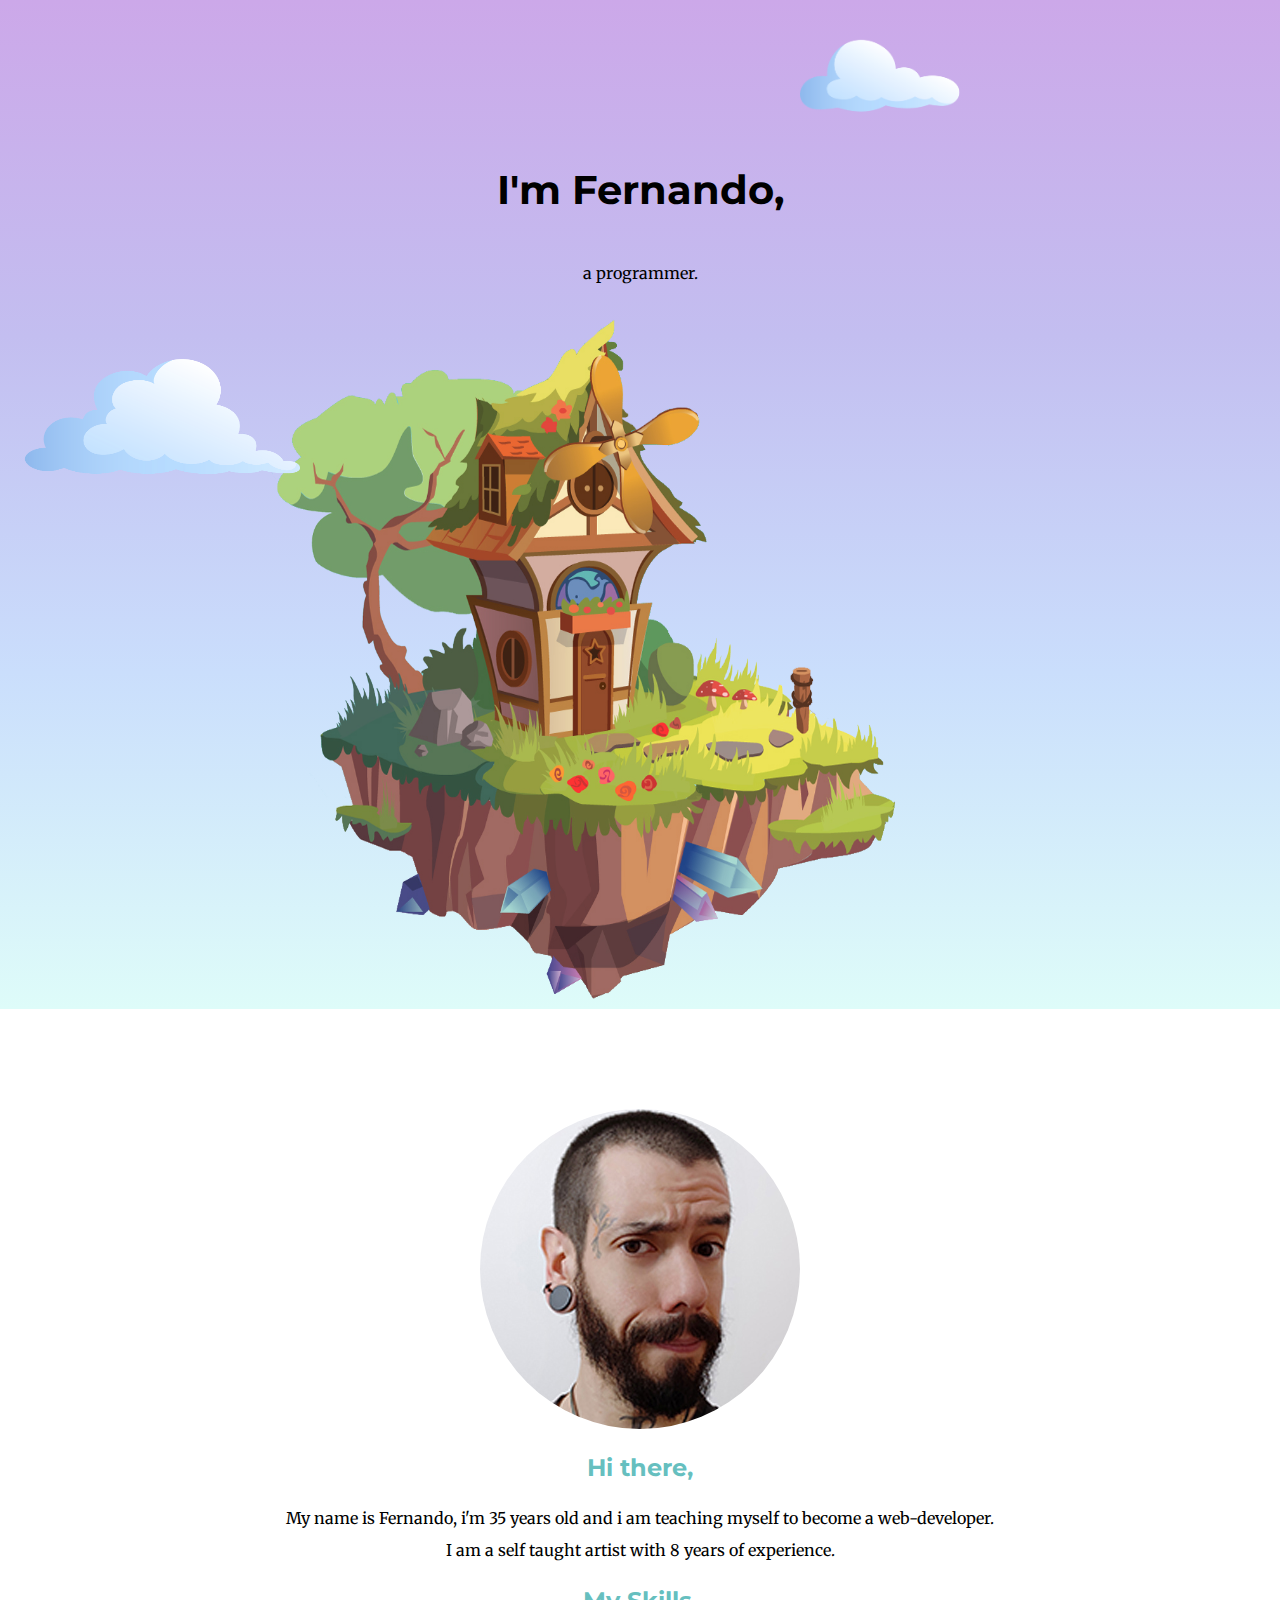
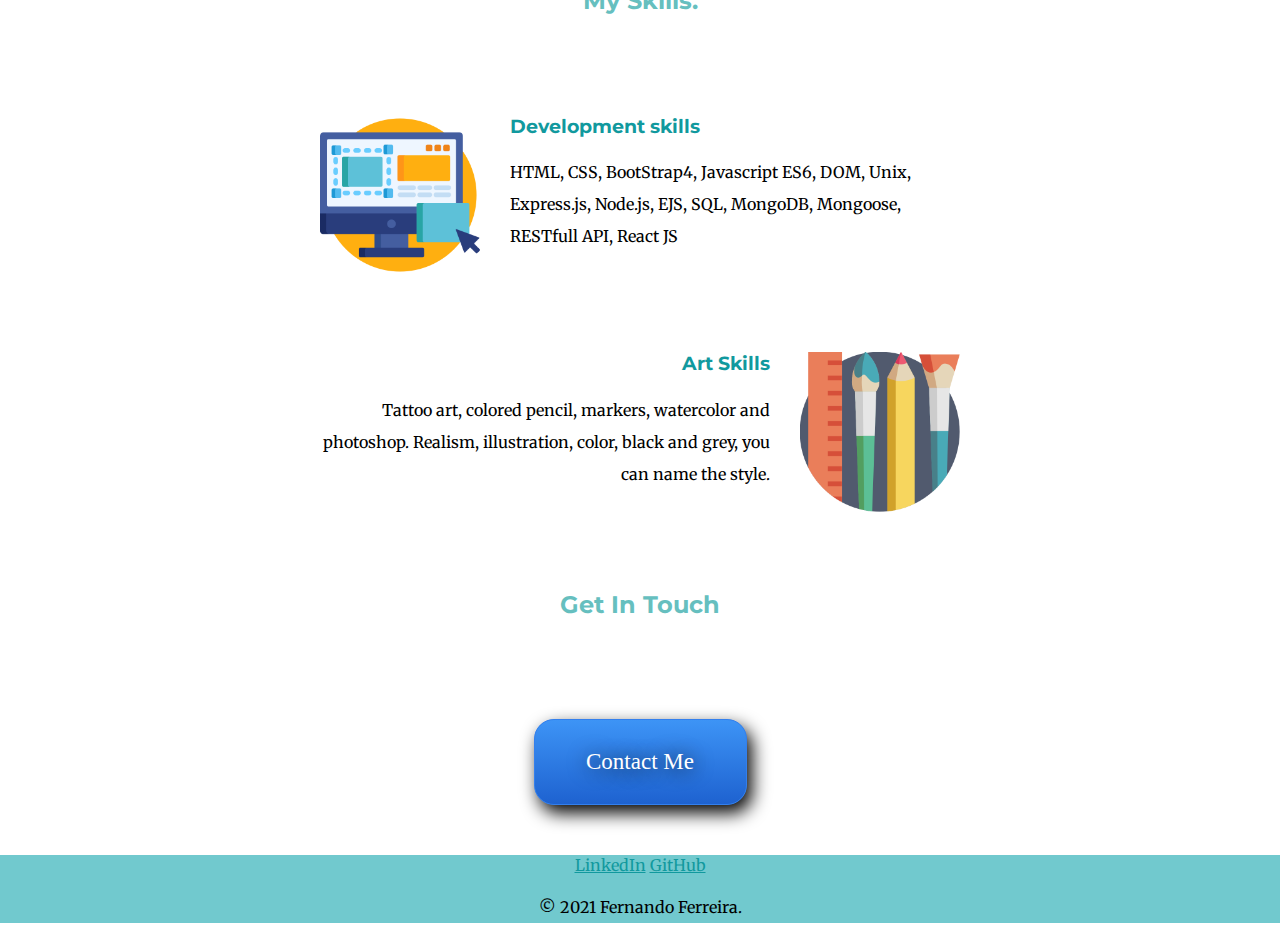
<file: CSS-My Site/index.html>
<!DOCTYPE html>
<html>

<head>
  <meta charset="UTF-8">
  <title>Nando</title>
  <link rel="stylesheet" href="css/styles.css">
  <link rel="icon" href="favicon.ico">
  <link rel="preconnect" href="https://fonts.gstatic.com">
  <link href="https://fonts.googleapis.com/css2?family=Merriweather:ital@1&family=Montserrat:wght@100&family=Sacramento&display=swap" rel="stylesheet">
</head>

<body>

  <div class="top-container">
    <img class="top-cloud" src="images/cloud1.png" alt="cloud-img">
    <h1>I'm Fernando,</h1>
    <p>a programmer.</p>
    <img class="bottom-cloud" src="images/cloud2.png" alt="cloud-img">
    <img class="mainPicture" src="images/floatingHouse.png" alt="floatingHouse-img">
  </div>

  <div class="middle-container">
    <div class="profile">
      <img src="images\face1.jpg" alt="profile pic"> <!-- foto de perfil -->
      <h2>Hi there,</h2>
      <p>My name is Fernando, i'm 35 years old and i am teaching myself to become a web-developer.<br>
        I am a self taught artist with 8 years of experience.</p>
    </div>

    <div class="skills">
      <h2>My Skills.</h2>
      <div class="skill-row">
        <img class="programmer" src="images\skills.png" alt=""> <!-- Skills -->
        <h3>Development skills</h3>
        <p>HTML, CSS, BootStrap4, Javascript ES6, DOM, Unix, Express.js, Node.js, EJS, SQL, MongoDB, Mongoose, RESTfull API, React JS</p>
      </div>
      <div class="skill-row">
        <!-- Skills -->
        <img class="artist" src="images\art.png" alt="Art supplies">
        <h3 class="artSkillsRight">Art Skills</h3>
        <p class="text-right-of-art-icon">Tattoo art, colored pencil, markers, watercolor and photoshop. Realism, illustration, color, black and grey, you can name the style.</p>
      </div>
    </div>
    <div class="contact-me">
      <h2>Get In Touch</h2>
    </div>
  </div>

  <a href="mailto:fieldy.senpai@gmail.com" class="BUTTON_RKB">Contact Me</a>
  

  <div class="bottom-container">
    <a class="footer-link" href="https://www.linkedin.com/">LinkedIn</a>
    <a class="footer-link" href="https://github.com/fieldysenpai" target="_blank">GitHub</a>
    <p>© 2021 Fernando Ferreira.</p>
  </div>

</body>

</html>
</file>
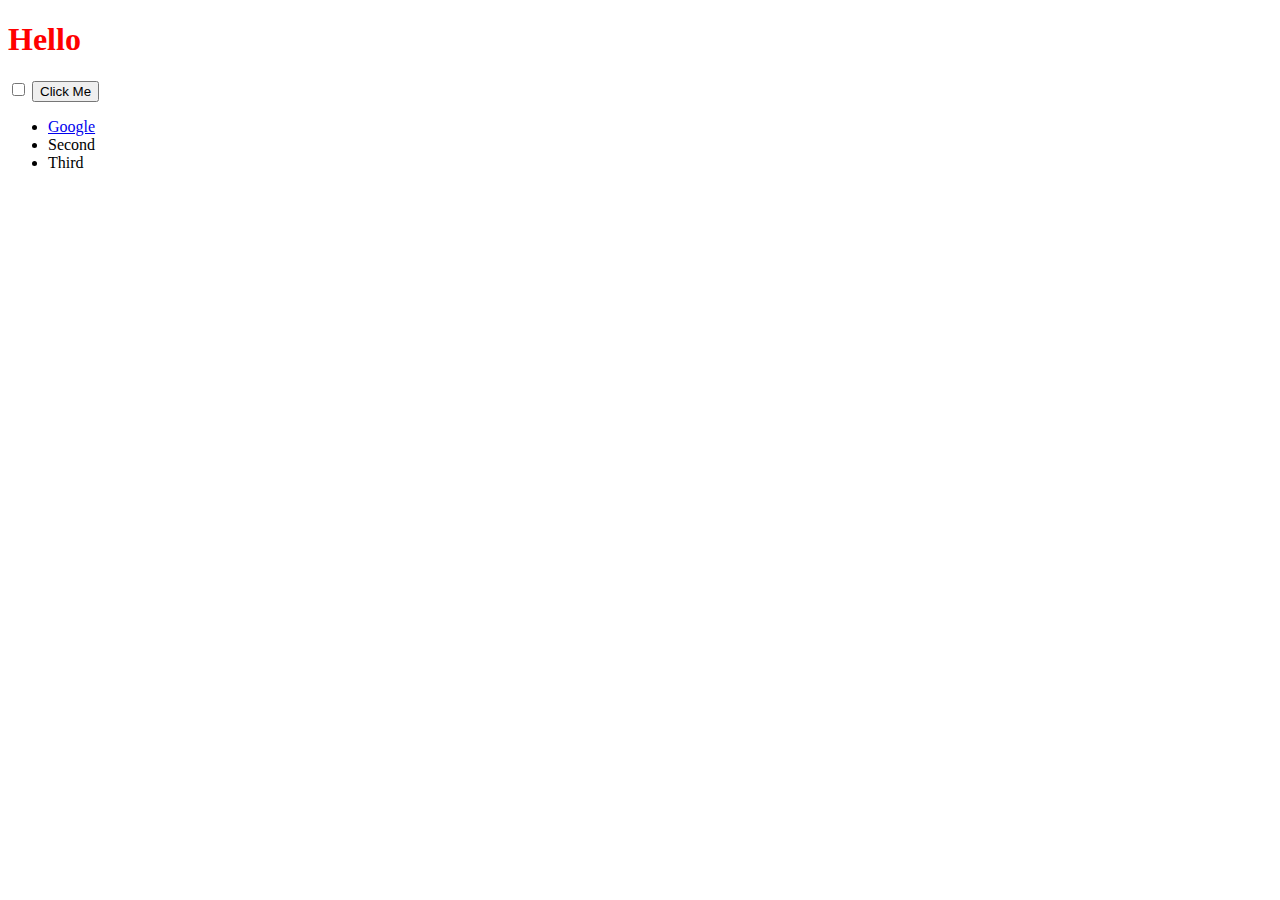
<file: JavaScript exercises/DOM Challenge Starting Files/index.html>
<!DOCTYPE html>
<html lang="en" dir="ltr">
  <head>
    <meta charset="utf-8">
    <title>My Website</title>
    <link rel="stylesheet" href="styles.css">

  </head>
  <body>

    <h1 id="title">Hello</h1>

    <input type="checkbox">

    <button class="btn">Click Me</button>

    <ul id="list">
      <li class="item"><a href="https://www.google.com">Google</a></li>
      <li class="item">Second</li>
      <li class="item">Third</li>
    </ul>

  </body>
  <footer>
    <script src="index.js" charset="utf-8"></script>
  </footer>

</html>
</file>
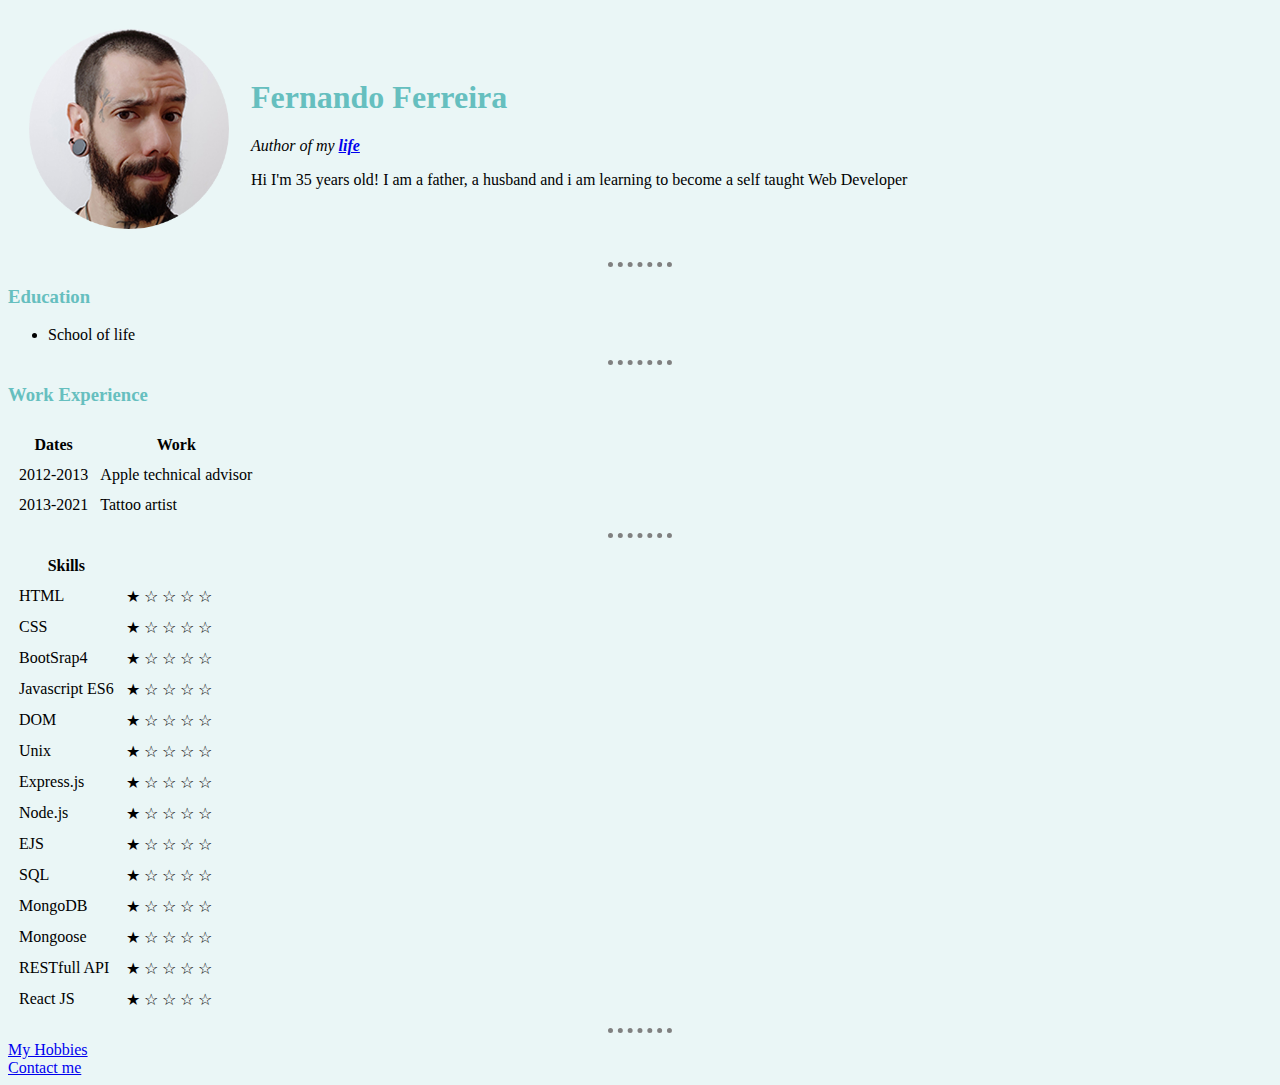
<file: WebDevelopment/HTML - Personal Site/index.html>
<!DOCTYPE html>
<html>

<head>
  <meta charset="utf-8">
  <title>Fernando Ferreira's Homepage</title>
  <link rel="stylesheet" href="css/styles.css">

</head>

<body>
  <table cellspacing="20">
    <tr>
      <td><img src="images/face1.jpg" alt="Fernando Ferreira profile picture" height="200"></td>
      <td>
        <h1>Fernando Ferreira</h1>
        <p><em>Author of my <strong><a href="https://github.com/fieldysenpai" target="_blank">life</a></strong></em></p>
        <p>Hi I'm 35 years old! I am a father, a husband and i am learning to become a self taught Web Developer</p>
      </td>
    </tr>
  </table>

  <hr>

  <h3>Education</h3>
  <ul>
    <li>School of life</li>
  </ul>
  <hr>
  <h3>Work Experience</h3>
  <table cellspacing="10">
    <thead>
      <tr>
        <th>Dates</th>
        <th>Work</th>
      </tr>
    </thead>
    <tbody>
      <tr>
        <td>2012-2013</td>
        <td>Apple technical advisor</td>
      </tr>
      <tr>
        <td>2013-2021</td>
        <td>Tattoo artist</td>
      </tr>
    </tbody>
  </table>
  <hr>
  <table cellspacing="10">
    <thead>
      <tr>
        <th>Skills</th>
      </tr>
    </thead>
    <tbody>
      <tr>
        <td>HTML</td>
        <td>&#9733; &#9734; &#9734; &#9734; &#9734;</td>
      </tr>
      <tr>
        <td>CSS</td>
        <td>&#9733; &#9734; &#9734; &#9734; &#9734;</td>
      </tr>
      <tr>
        <td>BootSrap4</td>
        <td>&#9733; &#9734; &#9734; &#9734; &#9734;</td>
      </tr>
      <tr>
        <td>Javascript ES6</td>
        <td>&#9733; &#9734; &#9734; &#9734; &#9734;</td>
      </tr>
      <tr>
        <td>DOM</td>
        <td>&#9733; &#9734; &#9734; &#9734; &#9734;</td>
      </tr>
      <tr>
        <td>Unix</td>
        <td>&#9733; &#9734; &#9734; &#9734; &#9734;</td>
      </tr>

      <tr>
        <td>Express.js</td>
        <td>&#9733; &#9734; &#9734; &#9734; &#9734;</td>
      </tr>
      <tr>
        <td>Node.js</td>
        <td>&#9733; &#9734; &#9734; &#9734; &#9734;</td>
      </tr>
      <tr>
        <td>EJS</td>
        <td>&#9733; &#9734; &#9734; &#9734; &#9734;</td>
      </tr>
      <tr>
        <td>SQL</td>
        <td>&#9733; &#9734; &#9734; &#9734; &#9734;</td>
      </tr>
      <tr>
        <td>MongoDB</td>
        <td>&#9733; &#9734; &#9734; &#9734; &#9734;</td>
      </tr>
      <tr>
        <td>Mongoose</td>
        <td>&#9733; &#9734; &#9734; &#9734; &#9734;</td>
      </tr>
      <tr>
        <td>RESTfull API</td>
        <td>&#9733; &#9734; &#9734; &#9734; &#9734;</td>
      </tr>
      <tr>
        <td>React JS</td>
        <td>&#9733; &#9734; &#9734; &#9734; &#9734;</td>
      </tr>
    </tbody>
  </table>

  <hr>
  <a href="hobbies.html">My Hobbies</a>
  <br>
  <a href="contacts.html">Contact me</a>




</body>


</html>
</file>
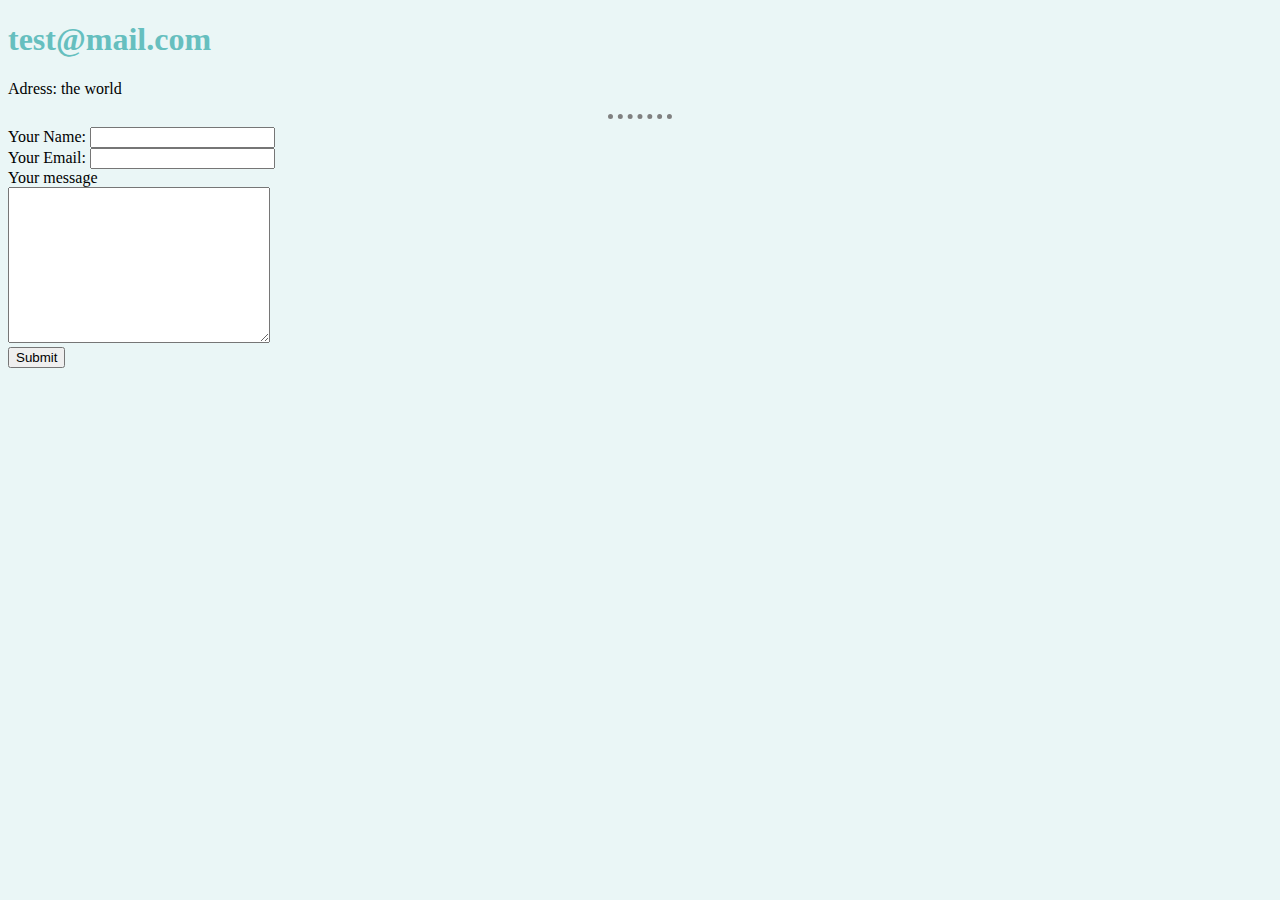
<file: WebDevelopment/HTML - Personal Site/contacts.html>
<!DOCTYPE html>
<html>
<head>
  <meta>
  <title>Contact me</title>
  <link rel="stylesheet" href="css/styles.css">
</head>
<body>
<h1>test@mail.com</h1>
<p>Adress: the world</p>
<hr>
<form action="mailto:test@mail.com" method="post" enctype="text/plain">
  <label>Your Name:</label>
  <input type="text" name="yourName" value="">
  <br>
  <label>Your Email:</label>
  <input type="email" name="yourEmail" value=""><br>
  <label>Your message</label><br>
  <textarea name="yourMessage" rows="10" cols="30"></textarea><br>
  <input type="submit" name="">
</form>
</body>
</html>
</file>
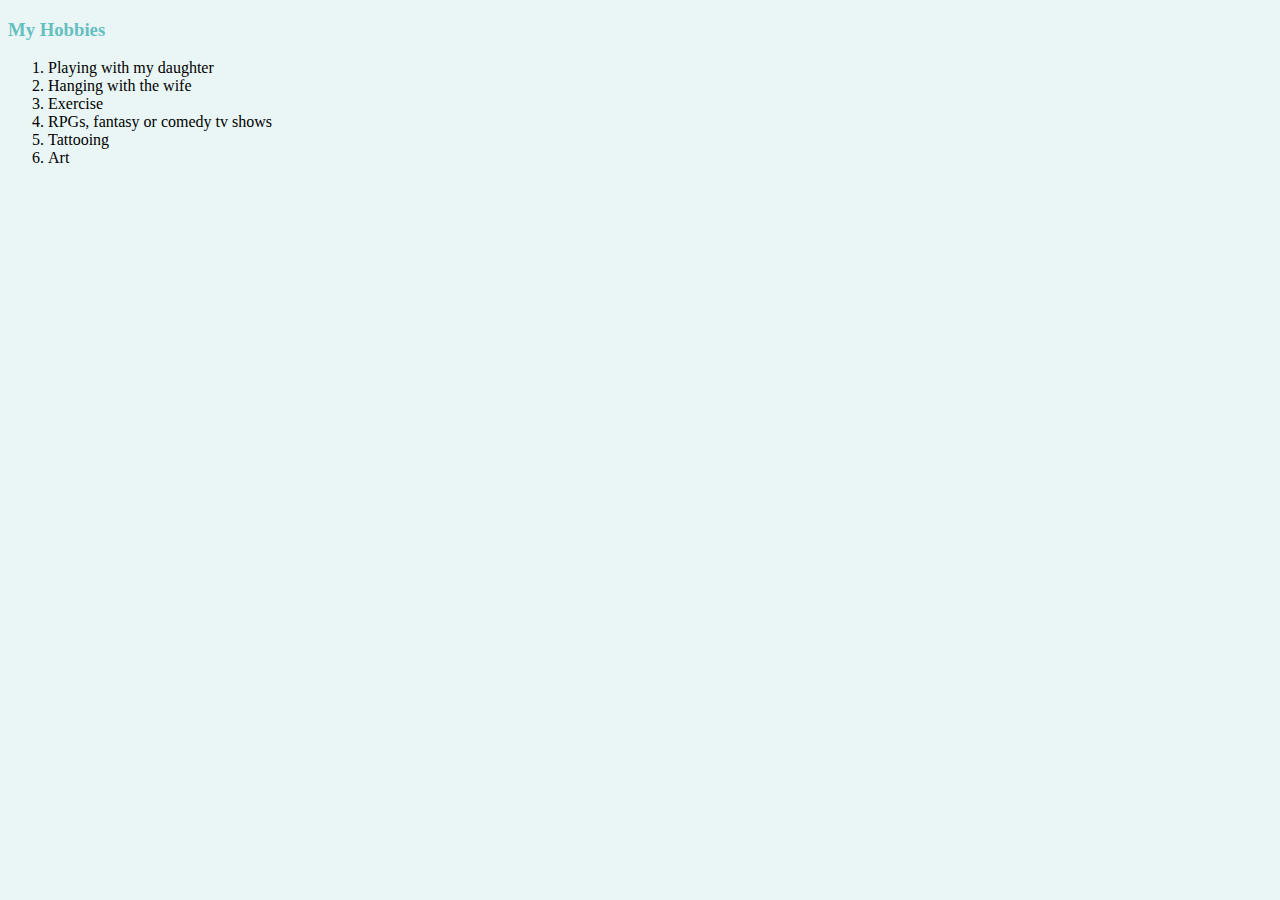
<file: WebDevelopment/HTML - Personal Site/hobbies.html>
<!DOCTYPE html>
<html>

<head>
  <meta charset="UTF-8">
  <title>My Hobbies</title>
  <link rel="stylesheet" href="css/styles.css">
</head>

<body>
  <h3>My Hobbies</h3>
  <ol>
    <li>Playing with my daughter</li>
    <li>Hanging with the wife</li>
    <li>Exercise</li>
    <li>RPGs, fantasy or comedy tv shows</li>
    <li>Tattooing</li>
    <li>Art</li>
  </ol>
</body>

</html>
</file>
<file: CSS-My Site/css/styles.css>
body {
  font-family: 'Merriweather', serif;
  margin: 0;
  text-align: center;
}

a {
  color: #11999E;
}

h1 {
  font-family: 'Montserrat', sans-serif;
  font-size: 2.5rem;
  line-height: 2;
  margin-top: 50px;
}

h2 {
  color: #66BFBF;
  font-family: 'Montserrat', sans-serif;
  font-weight: bold;
}

h3 {
  color: #11999E;
  font-family: 'Montserrat', san-sans-serif;
}

p {
  font-weight: normal;
  line-height: 2;
}

.programmer {
  float: left;
  margin-right: 30px;
  width: 25%;
}

.artist {
  float:right;
  margin-left: 30px;
  width: 25%;
}

.skill-row {
  margin: 100px auto 100px auto;
  text-align: left;
  width: 50%;
}

.top-container {
  background: linear-gradient(#cca8e9, #c3bef0, #cadefc, #defcf9);
  padding-top: 100px;
  position: relative;
}

.middle-container {
margin: 100px 0;
}

.bottom-container {
  background-color: #71C9CE;
  margin-top: 50px;
}

.top-cloud {
  height: 130px;
  position: absolute;
  right: 300px;
  top: 5px;
  width: 180px;
}

.bottom-cloud {
  bottom: 500px;
  height: 150px;
  left: 20px;
  position: absolute;
  width: 280px;
}

.mainPicture {
  height: 700px;
  width: 800px;
}

.artSkillsRight {
  text-align: right;
}

.text-right-of-art-icon {
  text-align: right;
}

.BUTTON_RKB {
   background: #3D94F6;
   background-image: -webkit-linear-gradient(top, #3D94F6, #1E62D0);
   background-image: -moz-linear-gradient(top, #3D94F6, #1E62D0);
   background-image: -ms-linear-gradient(top, #3D94F6, #1E62D0);
   background-image: -o-linear-gradient(top, #3D94F6, #1E62D0);
   background-image: -webkit-gradient(to bottom, #3D94F6, #1E62D0);
   -webkit-border-radius: 20px;
   -moz-border-radius: 20px;
   border-radius: 20px;
   height: 4px;
   line-height: 4px;
   color: #FFFFFF;
   font-family: Brush Script MT;
   width: 131px;
   font-size: 23px;
   font-weight: 100;
   padding: 40px;
   -webkit-box-shadow: 5px 8px 18px 0 #000000;
   -moz-box-shadow: 5px 8px 18px 0 #000000;
   box-shadow: 5px 8px 18px 0 #000000;
   text-shadow: 1px 1px 20px #000000;
   border: solid #337FED 1px;
   text-decoration: none;
   display: inline-block;
   cursor: pointer;
   text-align: center;
}

.BUTTON_RKB:hover {
   border: solid #337FED 1px;
   background: #1E62D0;
   background-image: -webkit-linear-gradient(top, #1E62D0, #3D94F6);
   background-image: -moz-linear-gradient(top, #1E62D0, #3D94F6);
   background-image: -ms-linear-gradient(top, #1E62D0, #3D94F6);
   background-image: -o-linear-gradient(top, #1E62D0, #3D94F6);
   background-image: -webkit-gradient(to bottom, #1E62D0, #3D94F6);
   -webkit-border-radius: 20px;
   -moz-border-radius: 20px;
   border-radius: 20px;
   text-decoration: none;
}
</file>
<file: JavaScript exercises/DOM Challenge Starting Files/styles.css>
h1 {
  color: red;
}
</file>
<file: WebDevelopment/HTML - Personal Site/css/styles.css>
body {
    background-color: #EAF6F6;
  }

  hr {
    border-style: none;
    border-top-style: dotted;
    border-color: grey;
    border-width: 5px;
    width: 5%;
  }

  h1 {
  color: #66BFBF
  }

  h3 {
    color: #66BFBF
  }
</file>
